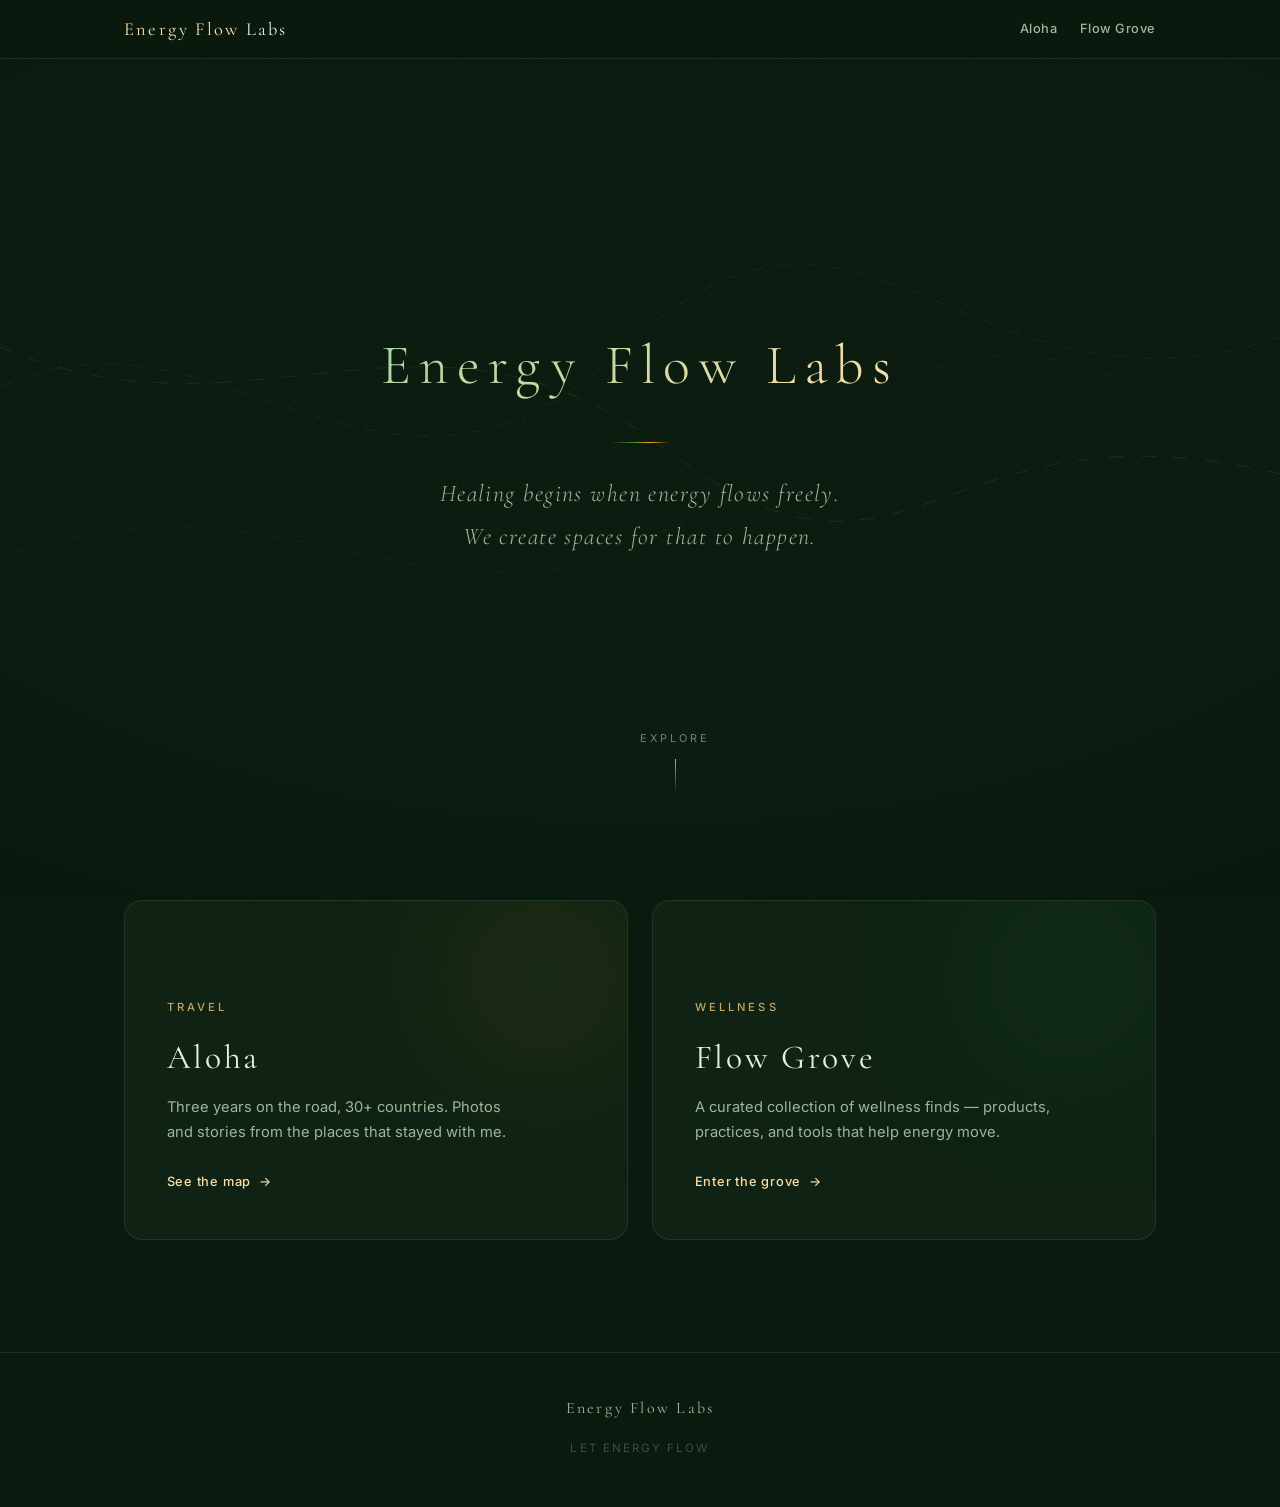
<file: index.html>
<!DOCTYPE html>
<html lang="en">
<head>
<meta charset="UTF-8">
<meta name="viewport" content="width=device-width, initial-scale=1.0">
<title>Energy Flow Labs</title>
<meta name="description" content="Healing through awareness. Wellness curation and travel stories from 30+ countries. Let energy flow.">
<meta property="og:title" content="Energy Flow Labs">
<meta property="og:description" content="Healing through awareness. Let energy flow.">
<link rel="canonical" href="https://energyflowlabs.com/">
<link rel="icon" type="image/svg+xml" href="/favicon.svg">
<link rel="preconnect" href="https://fonts.googleapis.com">
<link rel="preconnect" href="https://fonts.gstatic.com" crossorigin>
<link href="https://fonts.googleapis.com/css2?family=Cormorant+Garamond:ital,wght@0,300;0,400;1,300;1,400&family=Inter:wght@300;400;500&display=swap" rel="stylesheet">
<link rel="stylesheet" href="assets/style.css">
</head>
<body>

<div class="bg-layer">
  <div class="orb orb-1"></div>
  <div class="orb orb-2"></div>
  <div class="orb orb-3"></div>
  <div class="orb orb-4"></div>
  <div class="orb orb-5"></div>
</div>

<svg class="flow-svg" viewBox="0 0 1440 900" preserveAspectRatio="none">
  <path class="flow-path flow-1" d="M-100,450 C200,200 400,600 700,350 S1100,500 1540,300" stroke-dasharray="12 18" />
  <path class="flow-path flow-2" d="M-100,600 C300,400 500,700 800,500 S1200,300 1540,550" stroke-dasharray="8 24" />
  <path class="flow-path flow-3" d="M-100,300 C250,500 450,250 750,450 S1050,350 1540,500" stroke-dasharray="16 20" />
</svg>

<div class="grain"></div>

<nav class="nav">
  <div class="nav-inner">
    <a class="nav-brand" href="index.html"><span>Energy Flow</span> Labs</a>
    <div class="nav-right">
      <div class="nav-links">
        <a class="nav-link" href="aloha.html" data-i18n="nav.aloha">Aloha</a>
        <a class="nav-link" href="flow-grove.html" data-i18n="nav.grove">Flow Grove</a>
      </div>
      <div class="lang-switch"></div>
    </div>
  </div>
</nav>

<main class="page">

  <section class="hero">
    <div class="hero-content">
      <h1 class="brand-title fade-in"><span>Energy Flow Labs</span></h1>
      <div class="divider fade-in d1"></div>
      <p class="tagline fade-in d2" data-i18n="home.tagline">Healing begins when energy flows freely.<br>We create spaces for that to happen.</p>
    </div>
    <div class="scroll-hint" data-i18n="home.scroll">explore</div>
  </section>

  <section class="portals">
    <div class="wrap">
      <div class="portal-grid">

        <a class="portal portal-aloha" href="aloha.html">
          <div>
            <div class="eyebrow" data-i18n="home.aloha.eyebrow">Travel</div>
            <h2>Aloha</h2>
            <p data-i18n="home.aloha.desc">Three years on the road, 30+ countries. Photos, stories, and voice notes from the places that stayed with me.</p>
            <span class="portal-cta" data-i18n="home.aloha.cta">See the map</span>
          </div>
        </a>

        <a class="portal portal-grove" href="flow-grove.html">
          <div>
            <div class="eyebrow" data-i18n="home.grove.eyebrow">Wellness</div>
            <h2>Flow Grove</h2>
            <p data-i18n="home.grove.desc">A curated collection of wellness finds — products, practices, and tools that help energy move.</p>
            <span class="portal-cta" data-i18n="home.grove.cta">Enter the grove</span>
          </div>
        </a>

      </div>
    </div>
  </section>

</main>

<footer class="footer">
  <div class="f-brand">Energy Flow Labs</div>
  <div class="footer-social" id="footer-social"></div>
  <div class="f-tag" data-i18n="footer.tag">Let energy flow</div>
</footer>

<script src="assets/i18n.js"></script>
<script src="assets/site.js"></script>
</body>
</html>
</file>
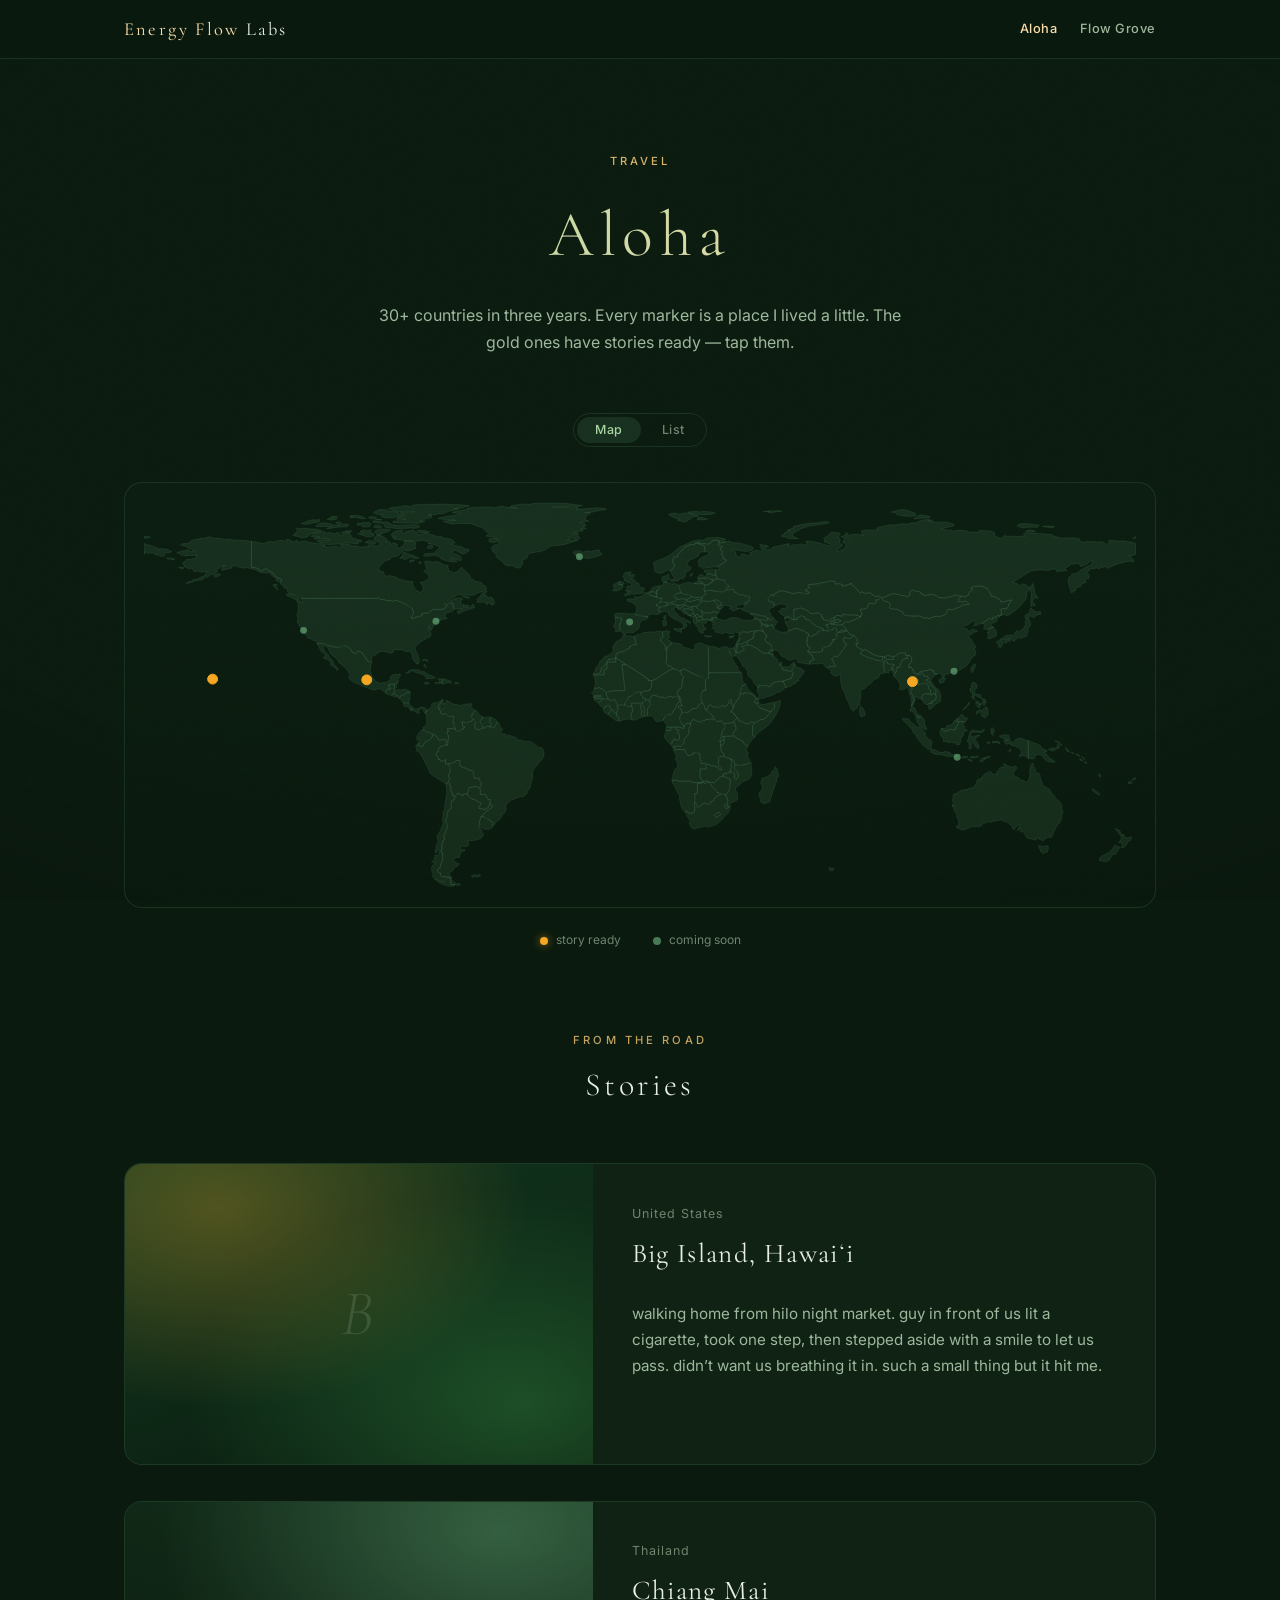
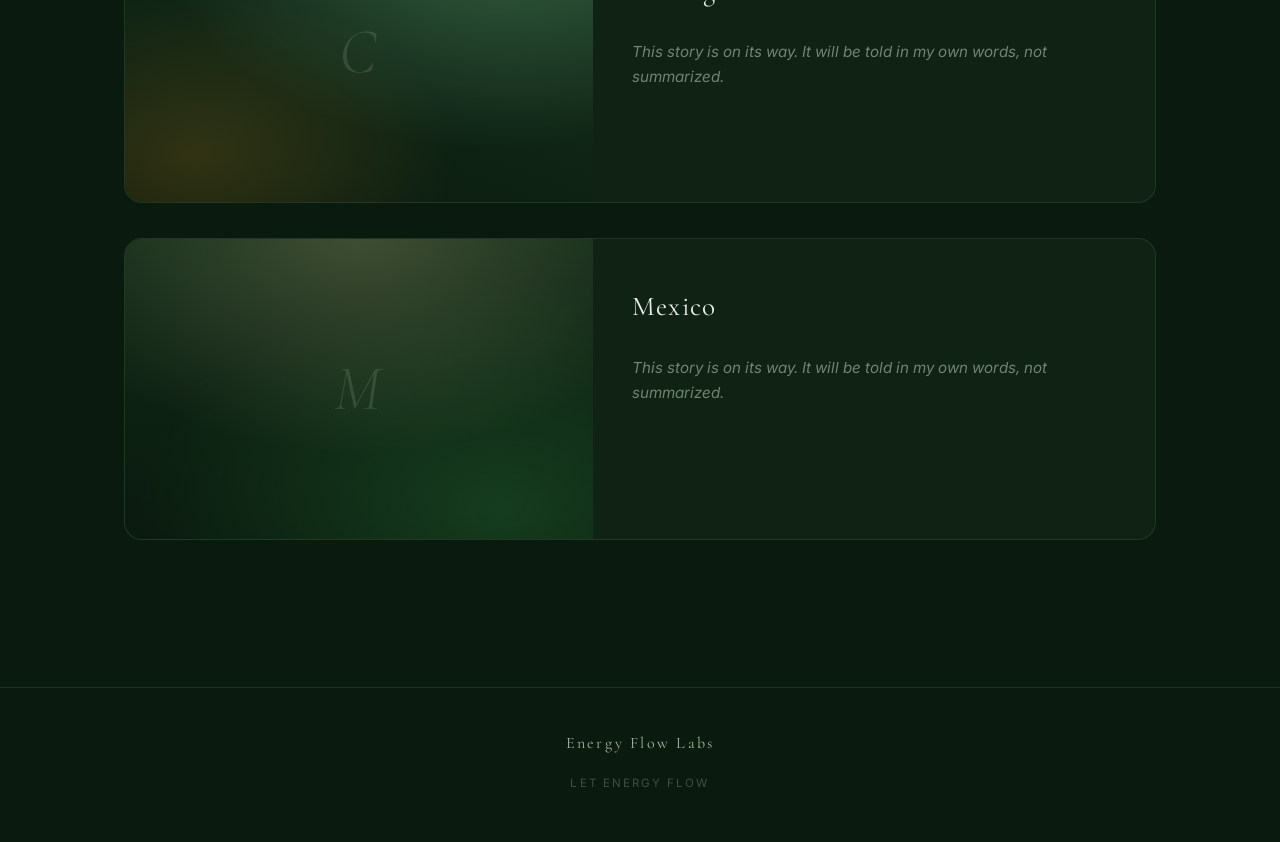
<file: aloha.html>
<!DOCTYPE html>
<html lang="en">
<head>
<meta charset="UTF-8">
<meta name="viewport" content="width=device-width, initial-scale=1.0">
<title>Aloha — Energy Flow Labs</title>
<meta name="description" content="Travel stories from 30+ countries. Photos, words, and voice notes from the road.">
<meta property="og:title" content="Aloha — Energy Flow Labs">
<meta property="og:description" content="Travel stories from 30+ countries.">
<link rel="canonical" href="https://energyflowlabs.com/aloha.html">
<link rel="icon" type="image/svg+xml" href="/favicon.svg">
<link rel="preconnect" href="https://fonts.googleapis.com">
<link rel="preconnect" href="https://fonts.gstatic.com" crossorigin>
<link href="https://fonts.googleapis.com/css2?family=Cormorant+Garamond:ital,wght@0,300;0,400;1,300;1,400&family=Inter:wght@300;400;500&display=swap" rel="stylesheet">
<link rel="stylesheet" href="assets/style.css">
</head>
<body>

<div class="bg-layer">
  <div class="orb orb-2"></div>
  <div class="orb orb-3"></div>
  <div class="orb orb-5"></div>
</div>

<div class="grain"></div>

<nav class="nav">
  <div class="nav-inner">
    <a class="nav-brand" href="index.html"><span>Energy Flow</span> Labs</a>
    <div class="nav-right">
      <div class="nav-links">
        <a class="nav-link active" href="aloha.html" data-i18n="nav.aloha">Aloha</a>
        <a class="nav-link" href="flow-grove.html" data-i18n="nav.grove">Flow Grove</a>
      </div>
      <div class="lang-switch"></div>
    </div>
  </div>
</nav>

<main class="page">

  <header class="page-hero">
    <div class="wrap">
      <div class="eyebrow fade-in" data-i18n="aloha.eyebrow">Travel</div>
      <h1 class="fade-in d1">Aloha</h1>
      <p class="sub fade-in d2" data-i18n="aloha.sub">30+ countries in three years. Every marker is a place I lived a little. The gold ones have stories ready — tap them.</p>
    </div>
  </header>

  <section class="wrap">
    <div class="view-toggle">
      <button class="view-btn active" type="button" data-view="map" data-i18n="aloha.view.map">Map</button>
      <button class="view-btn" type="button" data-view="list" data-i18n="aloha.view.list">List</button>
    </div>

    <div id="map-view">
      <div class="map-shell" id="map-shell">
        <div class="map-tip" id="map-tip"></div>
      </div>
      <div class="map-legend">
        <span><i class="dot dot-story"></i><span data-i18n="aloha.legend.story">story ready</span></span>
        <span><i class="dot dot-soon"></i><span data-i18n="aloha.legend.soon">coming soon</span></span>
      </div>
    </div>

    <div id="list-view" style="display:none">
      <div class="place-list" id="place-list"></div>
    </div>
  </section>

  <section class="stories">
    <div class="wrap">
      <div class="stories-head">
        <div class="eyebrow" data-i18n="aloha.stories.eyebrow">From the road</div>
        <h2 data-i18n="aloha.stories.title">Stories</h2>
      </div>
      <div id="story-cards"></div>
    </div>
  </section>

</main>

<footer class="footer">
  <div class="f-brand">Energy Flow Labs</div>
  <div class="footer-social" id="footer-social"></div>
  <div class="f-tag" data-i18n="footer.tag">Let energy flow</div>
</footer>

<script src="assets/i18n.js"></script>
<script src="assets/site.js"></script>
<script src="assets/world-map.js"></script>
<script src="assets/places.js"></script>
<script src="assets/aloha.js"></script>
</body>
</html>
</file>
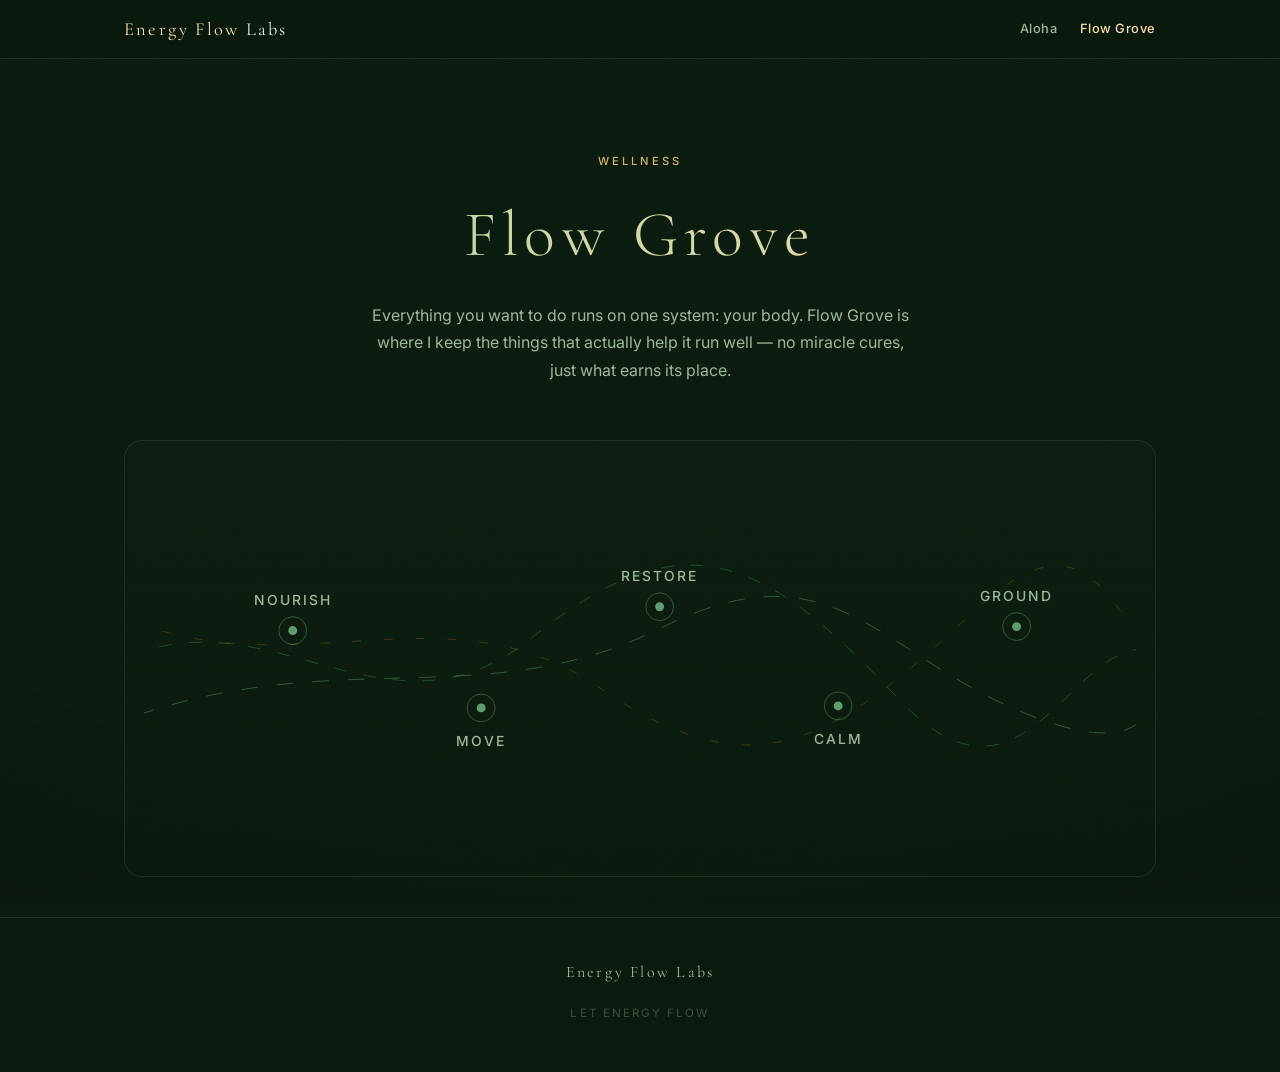
<file: flow-grove.html>
<!DOCTYPE html>
<html lang="en">
<head>
<meta charset="UTF-8">
<meta name="viewport" content="width=device-width, initial-scale=1.0">
<title>Flow Grove — Energy Flow Labs</title>
<meta name="description" content="A curated collection of wellness finds — products, practices, and tools that help energy move.">
<meta property="og:title" content="Flow Grove — Energy Flow Labs">
<meta property="og:description" content="A curated collection of wellness finds.">
<link rel="canonical" href="https://energyflowlabs.com/flow-grove.html">
<link rel="icon" type="image/svg+xml" href="/favicon.svg">
<link rel="preconnect" href="https://fonts.googleapis.com">
<link rel="preconnect" href="https://fonts.gstatic.com" crossorigin>
<link href="https://fonts.googleapis.com/css2?family=Cormorant+Garamond:ital,wght@0,300;0,400;1,300;1,400&family=Inter:wght@300;400;500&display=swap" rel="stylesheet">
<link rel="stylesheet" href="assets/style.css">
</head>
<body>

<div class="bg-layer">
  <div class="orb orb-1"></div>
  <div class="orb orb-4"></div>
  <div class="orb orb-5"></div>
</div>

<div class="grain"></div>

<nav class="nav">
  <div class="nav-inner">
    <a class="nav-brand" href="index.html"><span>Energy Flow</span> Labs</a>
    <div class="nav-right">
      <div class="nav-links">
        <a class="nav-link" href="aloha.html" data-i18n="nav.aloha">Aloha</a>
        <a class="nav-link active" href="flow-grove.html" data-i18n="nav.grove">Flow Grove</a>
      </div>
      <div class="lang-switch"></div>
    </div>
  </div>
</nav>

<main class="page">

  <header class="page-hero">
    <div class="wrap">
      <div class="eyebrow fade-in" data-i18n="grove.eyebrow">Wellness</div>
      <h1 class="fade-in d1">Flow Grove</h1>
      <p class="sub fade-in d2" data-i18n="grove.sub">A slow, honest collection of things that help energy move — apps, objects, and practices actually felt, not just listed.</p>
    </div>
  </header>

  <section class="wrap">
    <div class="grove-shell">
      <div class="grove-visual" id="grove-visual"></div>
      <div class="grove-chips" id="grove-chips"></div>
    </div>
    <div id="grove-shelf"></div>
  </section>

</main>

<footer class="footer">
  <div class="f-brand">Energy Flow Labs</div>
  <div class="footer-social" id="footer-social"></div>
  <div class="f-tag" data-i18n="footer.tag">Let energy flow</div>
</footer>

<script src="assets/i18n.js"></script>
<script src="assets/site.js"></script>
<script src="assets/grove.js"></script>
</body>
</html>
</file>
<file: assets/style.css>
/* ============================================================
   Energy Flow Labs — shared design system
   Palette: deep forest greens + amber gold. Organic, healing.
   ============================================================ */

*, *::before, *::after { margin: 0; padding: 0; box-sizing: border-box; }

:root {
  --bg: #0a1a0e;
  --bg-soft: #0d2013;
  --forest: #1A4A24;
  --verdant: #2E7D3C;
  --spring: #4CAF65;
  --jade: #7CC890;
  --mist: #A8D5A2;
  --amber: #F5A623;      /* bright — reserved for interactive: markers, hovers */
  --gold-soft: #D8B36A;  /* muted — eyebrows, labels, quiet accents */
  --candle: #FADDA8;
  --glow: #FDE8D0;

  /* 4-level text hierarchy */
  --text-1: #e8ede6;
  --text-2: #9db89c;
  --text-3: #6f8570;
  --text-4: #3d4f40;

  --line: rgba(124, 200, 144, 0.14);
  --card: rgba(124, 200, 144, 0.05);
  --card-hover: rgba(124, 200, 144, 0.09);

  --serif: 'Cormorant Garamond', 'Noto Serif SC', Georgia, serif;
  --sans: 'Inter', -apple-system, 'PingFang SC', 'Hiragino Sans GB', 'Microsoft YaHei', sans-serif;

  --maxw: 1080px;
}

html { scroll-behavior: smooth; }

body {
  background: var(--bg);
  color: var(--text-1);
  font-family: var(--sans);
  font-weight: 400;
  font-size: 16px;
  line-height: 1.7;
  -webkit-font-smoothing: antialiased;
  -moz-osx-font-smoothing: grayscale;
  overflow-x: hidden;
}

::selection { background: rgba(245, 166, 35, 0.25); color: var(--glow); }

img { max-width: 100%; display: block; }
a { color: inherit; text-decoration: none; }
button { font-family: inherit; cursor: pointer; }

/* ---------- Language-specific typography ---------- */

html[lang="zh"] body { line-height: 1.95; letter-spacing: 0.015em; }
html[lang="zh"] .tagline,
html[lang="zh"] em,
html[lang="zh"] i { font-style: normal; }
html[lang="zh"] h1, html[lang="zh"] h2, html[lang="zh"] h3 { letter-spacing: 0.06em; }

html[lang="es"] body { hyphens: auto; }

/* ---------- Ambient background layers ---------- */

.bg-layer { position: fixed; inset: 0; z-index: 0; overflow: hidden; pointer-events: none; }

.orb {
  position: absolute;
  border-radius: 50%;
  filter: blur(80px);
  opacity: 0;
  animation: drift 20s ease-in-out infinite, breathe 8s ease-in-out infinite;
}
.orb-1 { width: 600px; height: 600px; background: radial-gradient(circle, rgba(46,125,60,0.25) 0%, transparent 70%); top: -10%; left: -5%; }
.orb-2 { width: 500px; height: 500px; background: radial-gradient(circle, rgba(76,175,101,0.15) 0%, transparent 70%); bottom: -15%; right: -10%; animation-delay: -4s; }
.orb-3 { width: 400px; height: 400px; background: radial-gradient(circle, rgba(245,166,35,0.1) 0%, transparent 70%); top: 30%; right: 20%; animation-delay: -8s; }
.orb-4 { width: 350px; height: 350px; background: radial-gradient(circle, rgba(26,74,36,0.3) 0%, transparent 70%); bottom: 10%; left: 25%; animation-delay: -12s; }
.orb-5 { width: 250px; height: 250px; background: radial-gradient(circle, rgba(250,221,168,0.08) 0%, transparent 70%); top: 15%; left: 40%; animation-delay: -6s; }

/* soft vignette — pulls the eye to center, adds depth */
.bg-layer::after {
  content: ''; position: fixed; inset: 0; z-index: 3; pointer-events: none;
  background: radial-gradient(120% 90% at 50% 42%, transparent 55%, rgba(4, 12, 7, 0.55) 100%);
}

.grain {
  position: fixed; inset: 0; z-index: 4; opacity: 0.03; pointer-events: none;
  background-image: url("data:image/svg+xml,%3Csvg viewBox='0 0 256 256' xmlns='http://www.w3.org/2000/svg'%3E%3Cfilter id='noise'%3E%3CfeTurbulence type='fractalNoise' baseFrequency='0.9' numOctaves='4' stitchTiles='stitch'/%3E%3C/filter%3E%3Crect width='100%25' height='100%25' filter='url(%23noise)'/%3E%3C/svg%3E");
  background-repeat: repeat; background-size: 256px;
}

.flow-svg { position: fixed; inset: 0; width: 100%; height: 100%; z-index: 1; opacity: 0.12; pointer-events: none; }
.flow-path { fill: none; stroke-width: 1; stroke-linecap: round; }
.flow-1 { stroke: var(--spring); animation: flowDash 15s linear infinite; }
.flow-2 { stroke: var(--amber); animation: flowDash 20s linear infinite reverse; opacity: 0.6; }
.flow-3 { stroke: var(--jade); animation: flowDash 18s linear infinite; animation-delay: -5s; }

@keyframes breathe { 0%, 100% { opacity: 0.3; transform: scale(1); } 50% { opacity: 0.6; transform: scale(1.08); } }
@keyframes drift {
  0%, 100% { transform: translate(0, 0) scale(1); }
  25% { transform: translate(30px, -20px) scale(1.05); }
  50% { transform: translate(-20px, 30px) scale(0.95); }
  75% { transform: translate(20px, 20px) scale(1.03); }
}
@keyframes fadeUp { from { opacity: 0; transform: translateY(20px); } to { opacity: 1; transform: translateY(0); } }
@keyframes flowDash { to { stroke-dashoffset: -2000; } }
@keyframes pulse {
  0% { transform: scale(1); opacity: 0.8; }
  70% { transform: scale(2.6); opacity: 0; }
  100% { transform: scale(2.6); opacity: 0; }
}

/* ---------- Navigation ---------- */

.nav {
  position: fixed; top: 0; left: 0; right: 0; z-index: 50;
  backdrop-filter: blur(14px); -webkit-backdrop-filter: blur(14px);
  background: rgba(10, 26, 14, 0.72);
  border-bottom: 1px solid var(--line);
}
.nav-inner {
  max-width: var(--maxw); margin: 0 auto; padding: 0.85rem 1.5rem;
  display: flex; align-items: center; justify-content: space-between; gap: 1rem;
}
.nav-brand {
  font-family: 'Cormorant Garamond', serif;
  font-weight: 400; font-size: 1.15rem; letter-spacing: 0.12em;
  color: var(--text-1); white-space: nowrap;
}
.nav-brand span { color: var(--candle); }
.nav-right { display: flex; align-items: center; gap: 1.4rem; }
.nav-links { display: flex; gap: 1.4rem; }
.nav-link {
  font-size: 0.8rem; font-weight: 500; letter-spacing: 0.04em;
  color: var(--text-2); transition: color 0.3s;
}
.nav-link:hover, .nav-link.active { color: var(--candle); }

.lang-switch { display: flex; gap: 2px; border: 1px solid var(--line); border-radius: 99px; padding: 2px; }
.lang-btn {
  background: none; border: none; border-radius: 99px;
  color: var(--text-3); font-size: 0.68rem; font-weight: 500; letter-spacing: 0.04em;
  padding: 0.22rem 0.6rem; transition: all 0.3s; line-height: 1.4;
}
.lang-btn:hover { color: var(--text-1); }
.lang-btn.active { background: rgba(245, 166, 35, 0.14); color: var(--candle); }

/* ---------- Shared layout ---------- */

.page { position: relative; z-index: 10; }
.wrap { max-width: var(--maxw); margin: 0 auto; padding: 0 1.5rem; }

.eyebrow {
  font-size: 0.7rem; font-weight: 500; text-transform: uppercase;
  letter-spacing: 0.28em; color: var(--gold-soft); opacity: 0.9;
}
html[lang="zh"] .eyebrow { letter-spacing: 0.35em; }

.divider {
  width: 60px; height: 1px;
  background: linear-gradient(90deg, transparent, var(--verdant), var(--amber), transparent);
  margin: 1.8rem auto;
}

.page-hero { padding: 9.5rem 0 3.5rem; text-align: center; }
.page-hero h1 {
  font-family: var(--serif); font-weight: 300;
  font-size: clamp(2.6rem, 6vw, 4rem); letter-spacing: 0.1em;
  background: linear-gradient(135deg, var(--mist), var(--candle));
  -webkit-background-clip: text; -webkit-text-fill-color: transparent; background-clip: text;
  margin: 0.6rem 0 0.4rem;
}
.page-hero .sub {
  font-size: 1rem; color: var(--text-2); max-width: 540px; margin: 0.8rem auto 0;
}

.fade-in { opacity: 0; animation: fadeUp 1.6s ease-out forwards; }
.fade-in.d1 { animation-delay: 0.25s; }
.fade-in.d2 { animation-delay: 0.5s; }
.fade-in.d3 { animation-delay: 0.75s; }

/* ---------- Landing hero ---------- */

.hero {
  min-height: 92vh; display: flex; align-items: center; justify-content: center;
  text-align: center; padding: 6rem 1.5rem 3rem; position: relative;
}
.hero-content { max-width: 680px; }
.brand-title {
  font-family: 'Cormorant Garamond', serif; font-weight: 300;
  font-size: clamp(2.2rem, 5vw, 3.5rem); letter-spacing: 0.15em;
  margin-bottom: 0.3em;
}
.brand-title span {
  background: linear-gradient(135deg, var(--mist), var(--candle));
  -webkit-background-clip: text; -webkit-text-fill-color: transparent; background-clip: text;
}
.tagline {
  font-family: var(--serif); font-weight: 300; font-style: italic;
  font-size: clamp(1.1rem, 2.5vw, 1.5rem); color: var(--text-2);
  letter-spacing: 0.06em; line-height: 1.8;
}
.scroll-hint {
  position: absolute; bottom: 2.2rem; left: 50%; transform: translateX(-50%);
  font-size: 0.68rem; letter-spacing: 0.28em; text-transform: uppercase;
  color: var(--text-3); opacity: 0;
  animation: fadeUp 2s ease-out 2.2s forwards;
}
.scroll-hint::after {
  content: ''; display: block; width: 1px; height: 34px;
  background: linear-gradient(180deg, var(--amber), transparent);
  margin: 0.7rem auto 0;
}

/* ---------- Portal cards (landing) ---------- */

.portals { padding: 2rem 0 7rem; }
.portal-grid { display: grid; grid-template-columns: 1fr 1fr; gap: 1.5rem; margin-top: 2.5rem; }

.portal {
  position: relative; overflow: hidden;
  border: 1px solid var(--line); border-radius: 18px;
  background: var(--card);
  padding: 3.2rem 2.6rem 2.8rem;
  min-height: 340px;
  display: flex; flex-direction: column; justify-content: flex-end;
  transition: transform 0.5s cubic-bezier(0.22, 1, 0.36, 1), border-color 0.5s, background 0.5s;
}
.portal:hover { transform: translateY(-6px); border-color: rgba(245, 166, 35, 0.28); background: var(--card-hover); }
.portal::before {
  content: ''; position: absolute; width: 320px; height: 320px; border-radius: 50%;
  filter: blur(70px); opacity: 0.55; transition: opacity 0.6s; pointer-events: none;
}
.portal:hover::before { opacity: 0.85; }
.portal-grove::before { background: radial-gradient(circle, rgba(46,125,60,0.35) 0%, transparent 70%); top: -25%; right: -15%; }
.portal-aloha::before { background: radial-gradient(circle, rgba(245,166,35,0.22) 0%, transparent 70%); top: -25%; right: -15%; }

.portal h2 {
  font-family: var(--serif); font-weight: 400;
  font-size: 2.1rem; letter-spacing: 0.08em; color: var(--text-1);
  margin: 0.7rem 0 0.6rem;
}
.portal p { font-size: 0.92rem; color: var(--text-2); max-width: 40ch; }
.portal-cta {
  margin-top: 1.6rem; font-size: 0.8rem; font-weight: 500; letter-spacing: 0.06em;
  color: var(--candle); display: inline-flex; align-items: center; gap: 0.5rem;
}
.portal-cta::after { content: '→'; transition: transform 0.4s; }
.portal:hover .portal-cta::after { transform: translateX(5px); }

/* ---------- Aloha: map ---------- */

.view-toggle { display: flex; justify-content: center; gap: 2px; margin: 0 auto 2.2rem; width: fit-content;
  border: 1px solid var(--line); border-radius: 99px; padding: 3px; }
.view-btn {
  background: none; border: none; border-radius: 99px;
  color: var(--text-3); font-size: 0.78rem; font-weight: 500; letter-spacing: 0.04em;
  padding: 0.35rem 1.15rem; transition: all 0.3s;
}
.view-btn.active { background: rgba(124, 200, 144, 0.12); color: var(--mist); }

.map-shell {
  position: relative; border: 1px solid var(--line); border-radius: 18px;
  background: linear-gradient(180deg, rgba(13, 32, 19, 0.6), rgba(10, 26, 14, 0.3));
  padding: 1.2rem; overflow: hidden;
}
.map-shell svg { width: 100%; height: auto; display: block; }
.land { fill: rgba(124, 200, 144, 0.1); stroke: rgba(124, 200, 144, 0.22); stroke-width: 0.5; }

.marker { cursor: pointer; }
.marker-core { transition: r 0.3s; }
.marker-story .marker-core { fill: var(--amber); }
.marker-story .marker-pulse { fill: none; stroke: var(--amber); stroke-width: 1; transform-origin: center; transform-box: fill-box; animation: pulse 3s ease-out infinite; }
.marker-soon .marker-core { fill: rgba(124, 200, 144, 0.55); }
.marker:hover .marker-core { r: 7; }

.map-tip {
  position: absolute; z-index: 20; pointer-events: none;
  background: rgba(10, 26, 14, 0.92); border: 1px solid var(--line); border-radius: 10px;
  padding: 0.5rem 0.85rem; font-size: 0.78rem; color: var(--text-1);
  opacity: 0; transform: translate(-50%, -115%); transition: opacity 0.25s;
  white-space: nowrap; backdrop-filter: blur(8px);
}
.map-tip .tip-status { display: block; font-size: 0.66rem; letter-spacing: 0.08em; color: var(--text-3); margin-top: 1px; }
.map-tip.show { opacity: 1; }
.map-tip.story-tip .tip-status { color: var(--amber); }

.map-legend { display: flex; justify-content: center; gap: 2rem; margin-top: 1.4rem; font-size: 0.75rem; color: var(--text-3); }
.map-legend span { display: inline-flex; align-items: center; gap: 0.5rem; }
.dot { width: 8px; height: 8px; border-radius: 50%; display: inline-block; }
.dot-story { background: var(--amber); box-shadow: 0 0 8px rgba(245, 166, 35, 0.6); }
.dot-soon { background: rgba(124, 200, 144, 0.55); }

/* ---------- Aloha: list view ---------- */

.place-list { display: grid; grid-template-columns: repeat(3, 1fr); gap: 0.9rem; }
.place-row {
  display: flex; align-items: center; justify-content: space-between; gap: 0.8rem;
  border: 1px solid var(--line); border-radius: 12px; background: var(--card);
  padding: 0.95rem 1.2rem; transition: border-color 0.3s, background 0.3s; cursor: pointer;
  text-align: left; width: 100%;
}
.place-row:hover { border-color: rgba(245, 166, 35, 0.3); background: var(--card-hover); }
.place-row .p-name { font-size: 0.92rem; color: var(--text-1); }
.place-row .p-country { font-size: 0.74rem; color: var(--text-3); display: block; }
.place-row .p-badge { font-size: 0.64rem; letter-spacing: 0.08em; text-transform: uppercase; color: var(--text-3); white-space: nowrap; }
.place-row.has-story .p-badge { color: var(--amber); }
html[lang="zh"] .place-row .p-badge { letter-spacing: 0.15em; }

/* ---------- Aloha: story cards ---------- */

.stories { padding: 5rem 0 7rem; }
.stories-head { text-align: center; margin-bottom: 3.2rem; }
.stories-head h2 {
  font-family: var(--serif); font-weight: 300; font-size: 2rem; letter-spacing: 0.1em;
  color: var(--text-1); margin-top: 0.5rem;
}

.story-card {
  display: grid; grid-template-columns: minmax(0, 5fr) minmax(0, 6fr); gap: 0;
  border: 1px solid var(--line); border-radius: 18px; overflow: hidden;
  background: var(--card); margin-bottom: 2.2rem;
  scroll-margin-top: 96px;
  transition: border-color 0.5s;
}
.story-card.flash { border-color: rgba(245, 166, 35, 0.55); }

.story-photo { position: relative; min-height: 300px; overflow: hidden; }
.story-photo img { width: 100%; height: 100%; object-fit: cover; position: absolute; inset: 0; }
.photo-ph {
  position: absolute; inset: 0; display: flex; align-items: center; justify-content: center;
}
.photo-ph .ph-letter {
  font-family: 'Cormorant Garamond', serif; font-weight: 300; font-style: italic;
  font-size: 4rem; color: rgba(232, 237, 230, 0.13); line-height: 1;
  letter-spacing: 0.04em;
}

.story-body { padding: 2.4rem 2.4rem 2.2rem; display: flex; flex-direction: column; }
.story-place {
  font-family: var(--serif); font-weight: 400; font-size: 1.7rem;
  letter-spacing: 0.05em; color: var(--text-1); margin: 0.45rem 0 0.2rem;
}
.story-country { font-size: 0.78rem; color: var(--text-3); letter-spacing: 0.08em; }
.story-text { margin-top: 1.3rem; font-size: 0.95rem; color: var(--text-2); flex: 1; }
.story-text.placeholder { font-style: italic; color: var(--text-3); }
html[lang="zh"] .story-text.placeholder { font-style: normal; }

/* ---------- Audio player ---------- */

.audio-box {
  margin-top: 1.8rem; border: 1px solid var(--line); border-radius: 12px;
  padding: 0.9rem 1.1rem; display: flex; align-items: center; gap: 1rem;
  background: rgba(10, 26, 14, 0.4);
}
.audio-play {
  width: 40px; height: 40px; min-width: 40px; border-radius: 50%;
  border: 1px solid rgba(245, 166, 35, 0.5); background: rgba(245, 166, 35, 0.1);
  color: var(--candle); font-size: 0.8rem; display: flex; align-items: center; justify-content: center;
  transition: all 0.3s;
}
.audio-play:hover:not(:disabled) { background: rgba(245, 166, 35, 0.22); }
.audio-play:disabled { opacity: 0.35; cursor: default; border-color: var(--line); color: var(--text-3); }
.audio-meta { flex: 1; min-width: 0; }
.audio-label { font-size: 0.7rem; letter-spacing: 0.14em; text-transform: uppercase; color: var(--text-3); }
html[lang="zh"] .audio-label { letter-spacing: 0.25em; }
.audio-note { font-size: 0.8rem; color: var(--text-3); margin-top: 0.15rem; font-style: italic; }
html[lang="zh"] .audio-note { font-style: normal; }
.audio-wave { display: flex; align-items: center; gap: 2.5px; height: 22px; margin-top: 0.4rem; }
.audio-wave i {
  width: 2.5px; border-radius: 2px; background: var(--text-4);
  transition: background 0.3s;
}
.audio-box.playing .audio-wave i { background: rgba(245, 166, 35, 0.55); }
.audio-box.has-audio .audio-wave i.played { background: var(--amber); }

/* ---------- Flow Grove: grove visual ---------- */

.grove-shell {
  border: 1px solid var(--line); border-radius: 18px;
  background: linear-gradient(180deg, rgba(13, 32, 19, 0.6), rgba(10, 26, 14, 0.3));
  padding: 1.2rem; overflow: hidden; margin-bottom: 2.5rem;
}
.grove-visual svg { width: 100%; height: auto; display: block; }

.vine { fill: none; stroke-width: 1; stroke-linecap: round; opacity: 0.35; }
.vine-1 { stroke: var(--spring); stroke-dasharray: 12 18; animation: flowDash 30s linear infinite; }
.vine-2 { stroke: var(--amber); stroke-dasharray: 8 24; animation: flowDash 40s linear infinite reverse; opacity: 0.22; }
.vine-3 { stroke: var(--jade); stroke-dasharray: 16 20; animation: flowDash 34s linear infinite; animation-delay: -8s; }

.grove-node .gn-core { fill: rgba(124, 200, 144, 0.75); transition: fill 0.4s; }
.grove-node .gn-halo {
  fill: none; stroke: rgba(124, 200, 144, 0.35); stroke-width: 1;
  transform-origin: center; transform-box: fill-box;
  animation: groveBreathe 6s ease-in-out infinite;
}
.grove-node:hover .gn-core { fill: var(--amber); }
.grove-node-live .gn-core { fill: var(--amber); }
.grove-node-live .gn-halo { stroke: rgba(245, 166, 35, 0.45); }
.gn-label {
  fill: var(--text-2); font-family: 'Inter', sans-serif; font-size: 14px;
  font-weight: 500; letter-spacing: 2px; text-transform: uppercase;
}
.grove-node:hover .gn-label { fill: var(--candle); }

@keyframes groveBreathe {
  0%, 100% { transform: scale(1); opacity: 0.5; }
  50% { transform: scale(1.5); opacity: 0.15; }
}

.grove-chips { display: none; flex-wrap: wrap; justify-content: center; gap: 0.6rem; padding: 0.6rem 0.2rem 1rem; }
.grove-chip {
  border: 1px solid var(--line); border-radius: 99px;
  padding: 0.4rem 1rem; font-size: 0.72rem; font-weight: 500;
  letter-spacing: 0.14em; text-transform: uppercase; color: var(--text-2);
}

/* shelf: appears once GROVE_ITEMS has content */
.shelf-section { margin-bottom: 3rem; scroll-margin-top: 96px; }
.shelf-section .g-eyebrow {
  font-size: 0.72rem; font-weight: 500; letter-spacing: 0.24em; text-transform: uppercase;
  color: var(--gold-soft); opacity: 0.9; margin-bottom: 0.5rem;
}
.shelf-essence { font-size: 0.9rem; color: var(--text-2); max-width: 52ch; margin-bottom: 1.4rem; }
.shelf-grid { display: grid; grid-template-columns: repeat(3, 1fr); gap: 1.3rem; }
.shelf-card {
  min-height: 0; padding: 1.6rem 1.6rem 1.5rem;
  position: relative; overflow: hidden;
}
.shelf-card::before {
  content: ''; position: absolute; top: 0; left: 0; right: 0; height: 2px;
  background: linear-gradient(90deg, transparent, rgba(216, 179, 106, 0.55), transparent);
  opacity: 0; transition: opacity 0.4s;
}
.shelf-card:hover::before { opacity: 1; }
.shelf-card h3 { margin-top: 0; }
.shelf-img { border-radius: 10px; margin-bottom: 1.1rem; aspect-ratio: 3 / 2; object-fit: cover; width: 100%; }
.shelf-go {
  margin-top: 1.2rem; font-size: 0.74rem; font-weight: 500; letter-spacing: 0.06em;
  color: var(--gold-soft); display: inline-flex; align-items: center; gap: 0.45rem;
}
.shelf-go::after { content: '→'; transition: transform 0.35s; }
a.shelf-card:hover .shelf-go::after { transform: translateX(4px); }

/* ---------- Flow Grove (legacy grid, kept for shelf cards) ---------- */

.grove-grid { display: grid; grid-template-columns: repeat(3, 1fr); gap: 1.3rem; padding-bottom: 2rem; }
.grove-card {
  border: 1px solid var(--line); border-radius: 16px; background: var(--card);
  padding: 2.2rem 1.9rem; min-height: 230px;
  display: flex; flex-direction: column;
  transition: transform 0.45s cubic-bezier(0.22, 1, 0.36, 1), border-color 0.45s, background 0.45s;
}
.grove-card:hover { transform: translateY(-4px); border-color: rgba(124, 200, 144, 0.3); background: var(--card-hover); }
.grove-card .g-eyebrow {
  font-size: 0.66rem; font-weight: 500; letter-spacing: 0.2em; text-transform: uppercase;
  color: var(--jade); opacity: 0.8;
}
html[lang="zh"] .grove-card .g-eyebrow { letter-spacing: 0.35em; }
.grove-card h3 {
  font-family: var(--serif); font-weight: 400; font-size: 1.45rem;
  letter-spacing: 0.04em; color: var(--text-2); margin: 0.9rem 0 0.5rem;
}
.grove-card p { font-size: 0.85rem; color: var(--text-3); flex: 1; }
.grove-card .g-slot {
  margin-top: 1.4rem; height: 1px;
  background: linear-gradient(90deg, var(--line), transparent);
}
.grove-note {
  text-align: center; font-family: var(--serif); font-style: italic; font-weight: 300;
  font-size: 1.05rem; color: var(--text-3); padding: 1.5rem 0 6rem; max-width: 480px; margin: 0 auto;
}
html[lang="zh"] .grove-note { font-style: normal; }

/* ---------- Footer ---------- */

.footer {
  border-top: 1px solid var(--line); padding: 2.6rem 0 3rem; text-align: center;
  position: relative; z-index: 10;
}
.footer .f-brand {
  font-family: 'Cormorant Garamond', serif; font-size: 1rem; letter-spacing: 0.14em; color: var(--text-2);
}
.footer .f-tag { font-size: 0.72rem; letter-spacing: 0.18em; text-transform: uppercase; color: var(--text-4); margin-top: 0.5rem; }
html[lang="zh"] .footer .f-tag { letter-spacing: 0.35em; }

/* ---------- Responsive ---------- */

.footer-social { display: flex; justify-content: center; gap: 1.6rem; margin-top: 1rem; }
.f-social {
  font-size: 0.74rem; font-weight: 500; letter-spacing: 0.1em;
  color: var(--text-3); transition: color 0.3s;
}
.f-social:hover { color: var(--candle); }
.footer-social + .f-tag { margin-top: 1.1rem; }

@media (max-width: 900px) {
  .place-list { grid-template-columns: repeat(2, 1fr); }
  .grove-grid { grid-template-columns: repeat(2, 1fr); }
  .shelf-grid { grid-template-columns: repeat(2, 1fr); }
}

@media (max-width: 640px) {
  .orb { filter: blur(60px); }
  .orb-1 { width: 350px; height: 350px; }
  .orb-2 { width: 300px; height: 300px; }
  .orb-3 { width: 250px; height: 250px; }

  .nav-inner { padding: 0.7rem 1rem; }
  .nav-brand { font-size: 0.98rem; letter-spacing: 0.08em; }
  .nav-right { gap: 0.8rem; }
  .nav-links { gap: 0.9rem; }
  .nav-link { font-size: 0.74rem; }

  .page-hero { padding: 7.5rem 0 2.5rem; }
  .portal-grid { grid-template-columns: 1fr; }
  .portal { min-height: 260px; padding: 2.4rem 1.8rem 2rem; }

  .place-list { grid-template-columns: 1fr; }
  .grove-grid { grid-template-columns: 1fr; }
  .shelf-grid { grid-template-columns: 1fr; }
  .grove-visual { display: none; }
  .grove-chips { display: flex; }

  .story-card { grid-template-columns: 1fr; }
  .story-photo { min-height: 210px; }
  .story-body { padding: 1.8rem 1.5rem 1.6rem; }

  .stories { padding: 3.5rem 0 4.5rem; }
  .map-legend { gap: 1.2rem; flex-wrap: wrap; }
}
</file>
